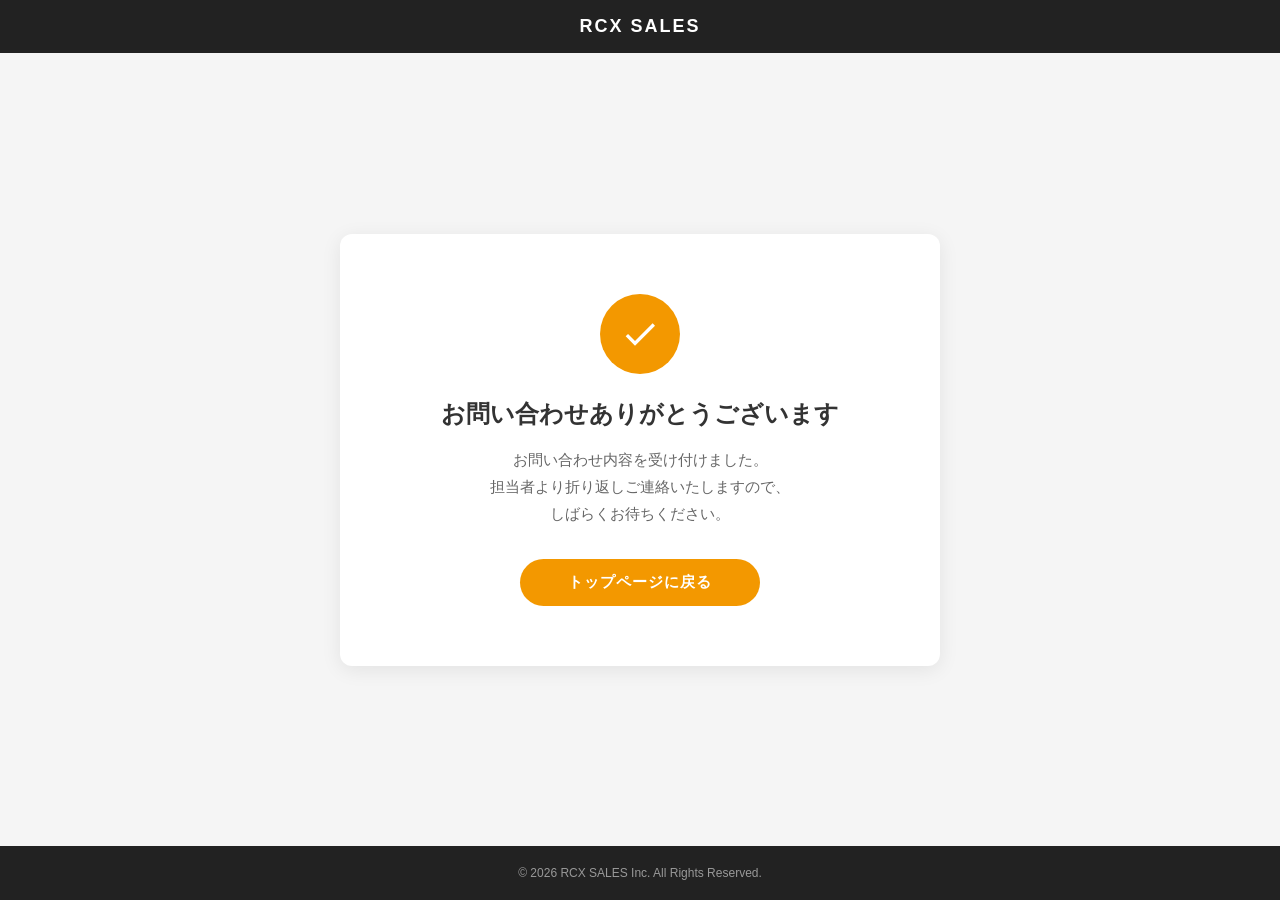
<file: thanks.html>
<!DOCTYPE html>
<html lang="ja">
<head>
  <!-- Google tag (gtag.js) -->
  <script async src="https://www.googletagmanager.com/gtag/js?id=G-F3QD6NZVGS"></script>
  <script>
    window.dataLayer = window.dataLayer || [];
    function gtag(){dataLayer.push(arguments);}
    gtag('js', new Date());
    gtag('config', 'G-F3QD6NZVGS');
  </script>
  <meta charset="UTF-8">
  <meta name="viewport" content="width=device-width, initial-scale=1.0">
  <title>送信完了 | RCX SALES</title>
  <style>
    * { margin: 0; padding: 0; box-sizing: border-box; }
    body { font-family: 'Noto Sans JP', 'Hiragino Kaku Gothic ProN', sans-serif; background: #f5f5f5; min-height: 100vh; display: flex; flex-direction: column; }
    .thanks-container { flex: 1; display: flex; align-items: center; justify-content: center; padding: 40px 20px; }
    .thanks-card { background: #fff; border-radius: 12px; box-shadow: 0 4px 20px rgba(0,0,0,0.08); padding: 60px 40px; text-align: center; max-width: 600px; width: 100%; }
    .thanks-icon { width: 80px; height: 80px; background: #f39800; border-radius: 50%; display: flex; align-items: center; justify-content: center; margin: 0 auto 24px; }
    .thanks-icon svg { width: 40px; height: 40px; fill: #fff; }
    .thanks-title { font-size: 24px; font-weight: 700; color: #333; margin-bottom: 16px; }
    .thanks-message { font-size: 15px; color: #666; line-height: 1.8; margin-bottom: 32px; }
    .thanks-btn { display: inline-block; background: #f39800; color: #fff; text-decoration: none; padding: 14px 48px; border-radius: 50px; font-size: 15px; font-weight: 700; letter-spacing: 1px; transition: background 0.3s; }
    .thanks-btn:hover { background: #e08900; }
    .thanks-header { background: #222; padding: 16px 0; text-align: center; }
    .thanks-header-text { color: #fff; font-size: 18px; font-weight: 700; letter-spacing: 2px; }
    .thanks-footer { background: #222; color: #999; text-align: center; padding: 20px; font-size: 12px; }
    @media (max-width: 768px) { .thanks-card { padding: 40px 24px; } .thanks-title { font-size: 20px; } }
  </style>
</head>
<body>
  <div class="thanks-header">
    <span class="thanks-header-text">RCX SALES</span>
  </div>
  <div class="thanks-container">
    <div class="thanks-card">
      <div class="thanks-icon">
        <svg viewBox="0 0 24 24"><path d="M9 16.17L4.83 12l-1.42 1.41L9 19 21 7l-1.41-1.41L9 16.17z"/></svg>
      </div>
      <h1 class="thanks-title">お問い合わせありがとうございます</h1>
      <p class="thanks-message">
        お問い合わせ内容を受け付けました。<br>
        担当者より折り返しご連絡いたしますので、<br>
        しばらくお待ちください。
      </p>
      <a href="https://rcx-service.com/" class="thanks-btn">トップページに戻る</a>
    </div>
  </div>
  <div class="thanks-footer">
    &copy; 2026 RCX SALES Inc. All Rights Reserved.
  </div>
</body>
</html>
</file>
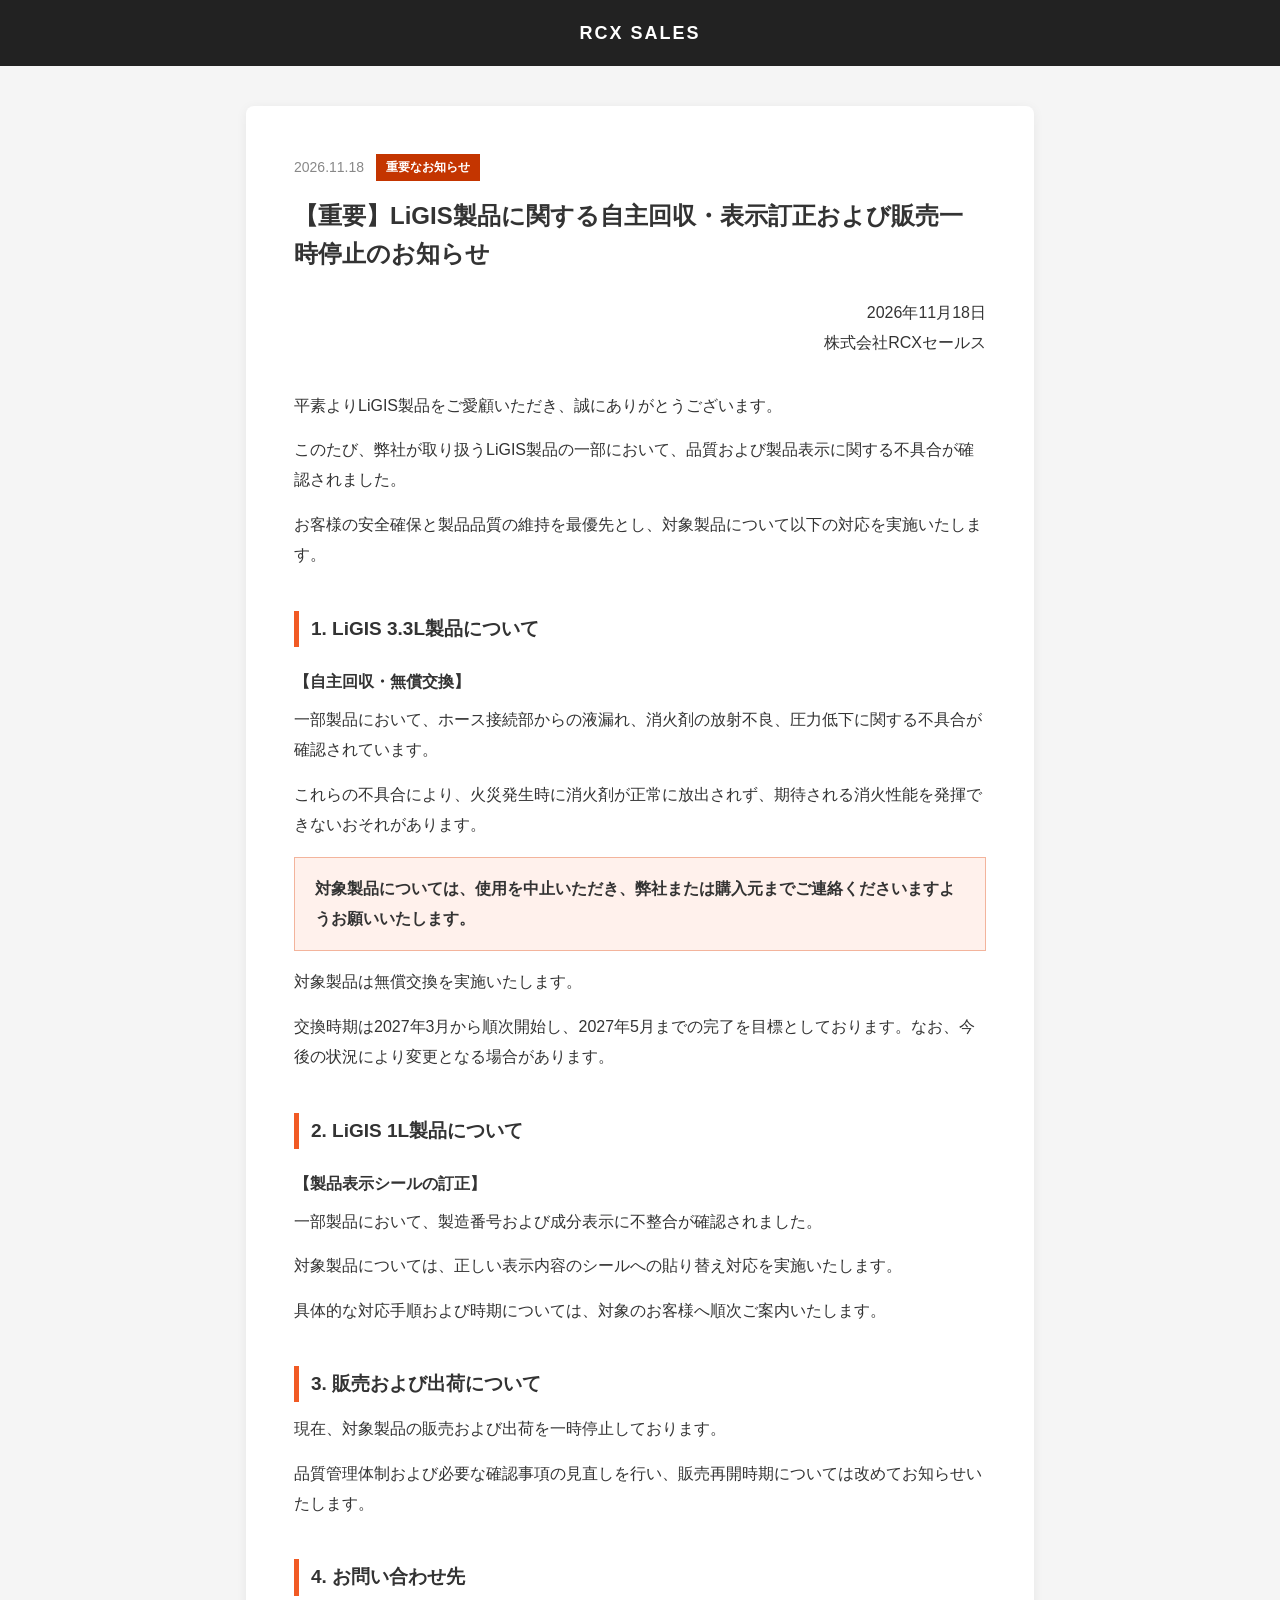
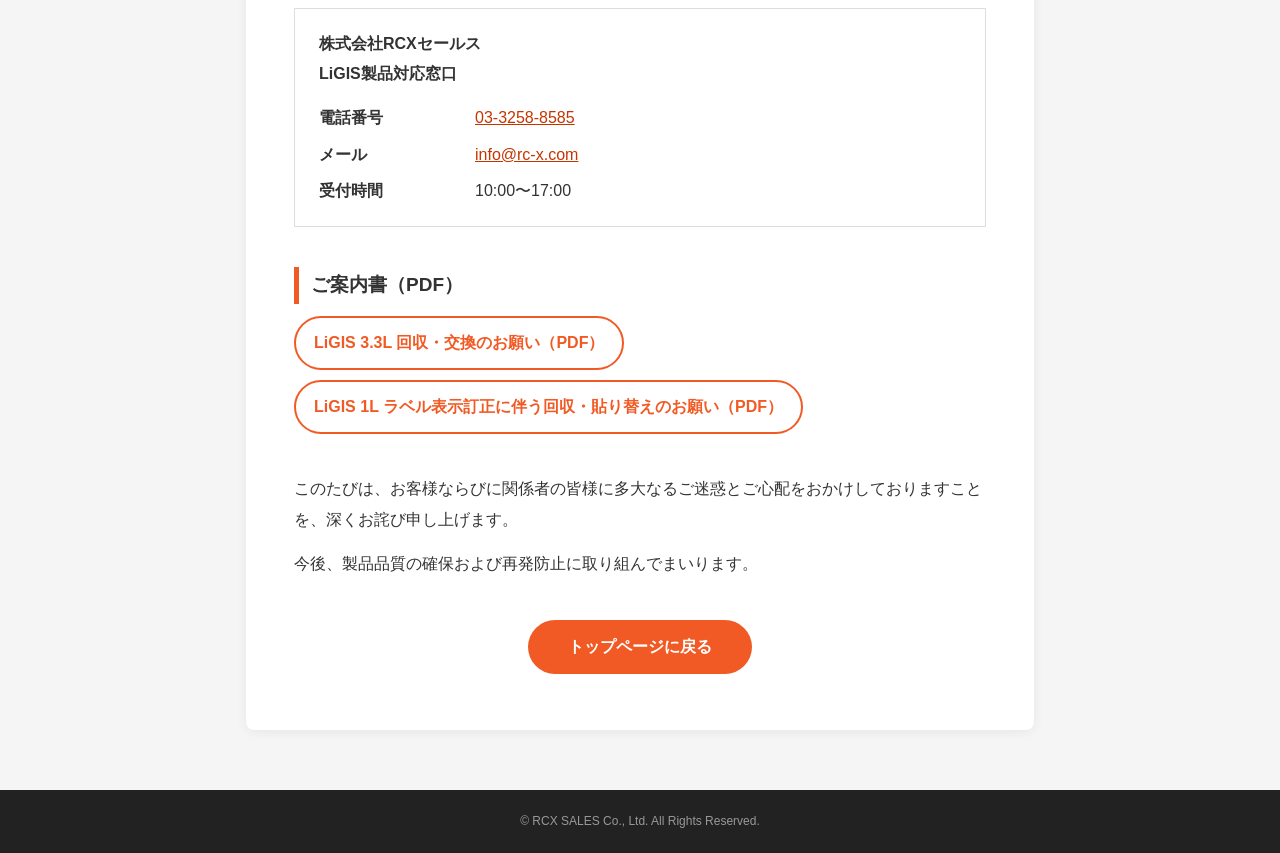
<file: news/20261118-ligis.html>
<!DOCTYPE html>
<html lang="ja">
<head>
  <!-- Google tag (gtag.js) -->
  <script async src="https://www.googletagmanager.com/gtag/js?id=G-F3QD6NZVGS"></script>
  <script>
    window.dataLayer = window.dataLayer || [];
    function gtag(){dataLayer.push(arguments);}
    gtag('js', new Date());
    gtag('config', 'G-F3QD6NZVGS');
  </script>
  <meta charset="UTF-8">
  <meta name="viewport" content="width=device-width, initial-scale=1.0">
  <title>【重要】LiGIS製品に関する自主回収・表示訂正および販売一時停止のお知らせ｜株式会社RCXセールス</title>
  <meta name="description" content="LiGIS 3.3L製品の自主回収・無償交換、LiGIS 1L製品の製品表示シール訂正、および対象製品の販売一時停止についてのお知らせです。">
  <link rel="canonical" href="https://rcx-service.com/news/20261118-ligis.html">
  <style>
    * { margin: 0; padding: 0; box-sizing: border-box; }
    body { font-family: 'Noto Sans JP', 'Hiragino Kaku Gothic ProN', 'Hiragino Sans', Meiryo, sans-serif; color: #333; background: #f5f5f5; line-height: 1.9; font-size: 16px; }
    a { color: #C43500; }
    .nt-header { background: #222; padding: 16px 20px; text-align: center; }
    .nt-header a { color: #fff; font-size: 18px; font-weight: 700; letter-spacing: 2px; text-decoration: none; }
    .nt-main { max-width: 820px; margin: 40px auto 60px; padding: 0 16px; }
    .nt-article { background: #fff; border-radius: 8px; padding: 48px 48px 56px; box-shadow: 0 2px 12px rgba(0,0,0,.06); }
    .nt-meta { display: flex; gap: 12px; align-items: center; margin-bottom: 16px; font-size: 14px; color: #888; }
    .nt-tag { background: #C43500; color: #fff; font-size: 12px; font-weight: 700; padding: 2px 10px; }
    h1 { font-size: 24px; line-height: 1.6; margin-bottom: 8px; }
    .nt-issuer { text-align: right; margin: 24px 0 32px; }
    h2 { font-size: 19px; margin: 40px 0 12px; padding-left: 12px; border-left: 5px solid #F15A24; }
    h3 { font-size: 16px; margin: 20px 0 8px; }
    p { margin-bottom: 14px; }
    .nt-alert { background: #FFF1EC; border: 1px solid #F3B49C; padding: 16px 20px; margin: 16px 0; font-weight: 700; }
    .nt-contact { border: 1px solid #ddd; padding: 20px 24px; margin-top: 8px; }
    .nt-contact dl { display: grid; grid-template-columns: 9em 1fr; gap: 6px 12px; }
    .nt-contact dt { font-weight: 700; }
    .nt-files { list-style: none; margin-top: 8px; }
    .nt-files li { margin-bottom: 10px; }
    .nt-files a { display: inline-block; padding: 10px 18px; border: 2px solid #F15A24; border-radius: 40px; text-decoration: none; font-weight: 700; color: #F15A24; }
    .nt-files a:hover { background: #F15A24; color: #fff; }
    .nt-back { text-align: center; margin-top: 40px; }
    .nt-back a { display: inline-block; background: #F15A24; color: #fff; padding: 12px 40px; border-radius: 40px; text-decoration: none; font-weight: 700; }
    .nt-footer { background: #222; color: #999; text-align: center; padding: 20px; font-size: 12px; }
    @media (max-width: 768px) {
      .nt-main { margin: 20px auto 40px; }
      .nt-article { padding: 28px 20px 36px; }
      h1 { font-size: 20px; }
      h2 { font-size: 17px; }
      body { font-size: 15px; }
      .nt-contact dl { grid-template-columns: 1fr; gap: 0 0; }
      .nt-contact dd { margin-bottom: 8px; }
    }
  </style>
</head>
<body>
  <header class="nt-header"><a href="../">RCX SALES</a></header>

  <main class="nt-main">
    <article class="nt-article">
      <div class="nt-meta">
        <time datetime="2026-11-18">2026.11.18</time>
        <span class="nt-tag">重要なお知らせ</span>
      </div>
      <h1>【重要】LiGIS製品に関する自主回収・表示訂正および販売一時停止のお知らせ</h1>

      <p class="nt-issuer">2026年11月18日<br>株式会社RCXセールス</p>

      <p>平素よりLiGIS製品をご愛顧いただき、誠にありがとうございます。</p>
      <p>このたび、弊社が取り扱うLiGIS製品の一部において、品質および製品表示に関する不具合が確認されました。</p>
      <p>お客様の安全確保と製品品質の維持を最優先とし、対象製品について以下の対応を実施いたします。</p>

      <h2>1. LiGIS 3.3L製品について</h2>
      <h3>【自主回収・無償交換】</h3>
      <p>一部製品において、ホース接続部からの液漏れ、消火剤の放射不良、圧力低下に関する不具合が確認されています。</p>
      <p>これらの不具合により、火災発生時に消火剤が正常に放出されず、期待される消火性能を発揮できないおそれがあります。</p>
      <p class="nt-alert">対象製品については、使用を中止いただき、弊社または購入元までご連絡くださいますようお願いいたします。</p>
      <p>対象製品は無償交換を実施いたします。</p>
      <p>交換時期は2027年3月から順次開始し、2027年5月までの完了を目標としております。なお、今後の状況により変更となる場合があります。</p>

      <h2>2. LiGIS 1L製品について</h2>
      <h3>【製品表示シールの訂正】</h3>
      <p>一部製品において、製造番号および成分表示に不整合が確認されました。</p>
      <p>対象製品については、正しい表示内容のシールへの貼り替え対応を実施いたします。</p>
      <p>具体的な対応手順および時期については、対象のお客様へ順次ご案内いたします。</p>

      <h2>3. 販売および出荷について</h2>
      <p>現在、対象製品の販売および出荷を一時停止しております。</p>
      <p>品質管理体制および必要な確認事項の見直しを行い、販売再開時期については改めてお知らせいたします。</p>

      <h2>4. お問い合わせ先</h2>
      <div class="nt-contact">
        <p><strong>株式会社RCXセールス<br>LiGIS製品対応窓口</strong></p>
        <dl>
          <dt>電話番号</dt><dd><a href="tel:0332588585">03-3258-8585</a></dd>
          <dt>メール</dt><dd><a href="mailto:info@rc-x.com">info@rc-x.com</a></dd>
          <dt>受付時間</dt><dd>10:00〜17:00</dd>
        </dl>
      </div>

      <h2>ご案内書（PDF）</h2>
      <ul class="nt-files">
        <li><a href="../docs/ligis-3.3l-recall-notice.pdf" target="_blank" rel="noopener">LiGIS 3.3L 回収・交換のお願い（PDF）</a></li>
        <li><a href="../docs/ligis-1l-label-correction-notice.pdf" target="_blank" rel="noopener">LiGIS 1L ラベル表示訂正に伴う回収・貼り替えのお願い（PDF）</a></li>
      </ul>

      <p style="margin-top:40px;">このたびは、お客様ならびに関係者の皆様に多大なるご迷惑とご心配をおかけしておりますことを、深くお詫び申し上げます。</p>
      <p>今後、製品品質の確保および再発防止に取り組んでまいります。</p>

      <div class="nt-back"><a href="../">トップページに戻る</a></div>
    </article>
  </main>

  <footer class="nt-footer">&copy; RCX SALES Co., Ltd. All Rights Reserved.</footer>
</body>
</html>
</file>
